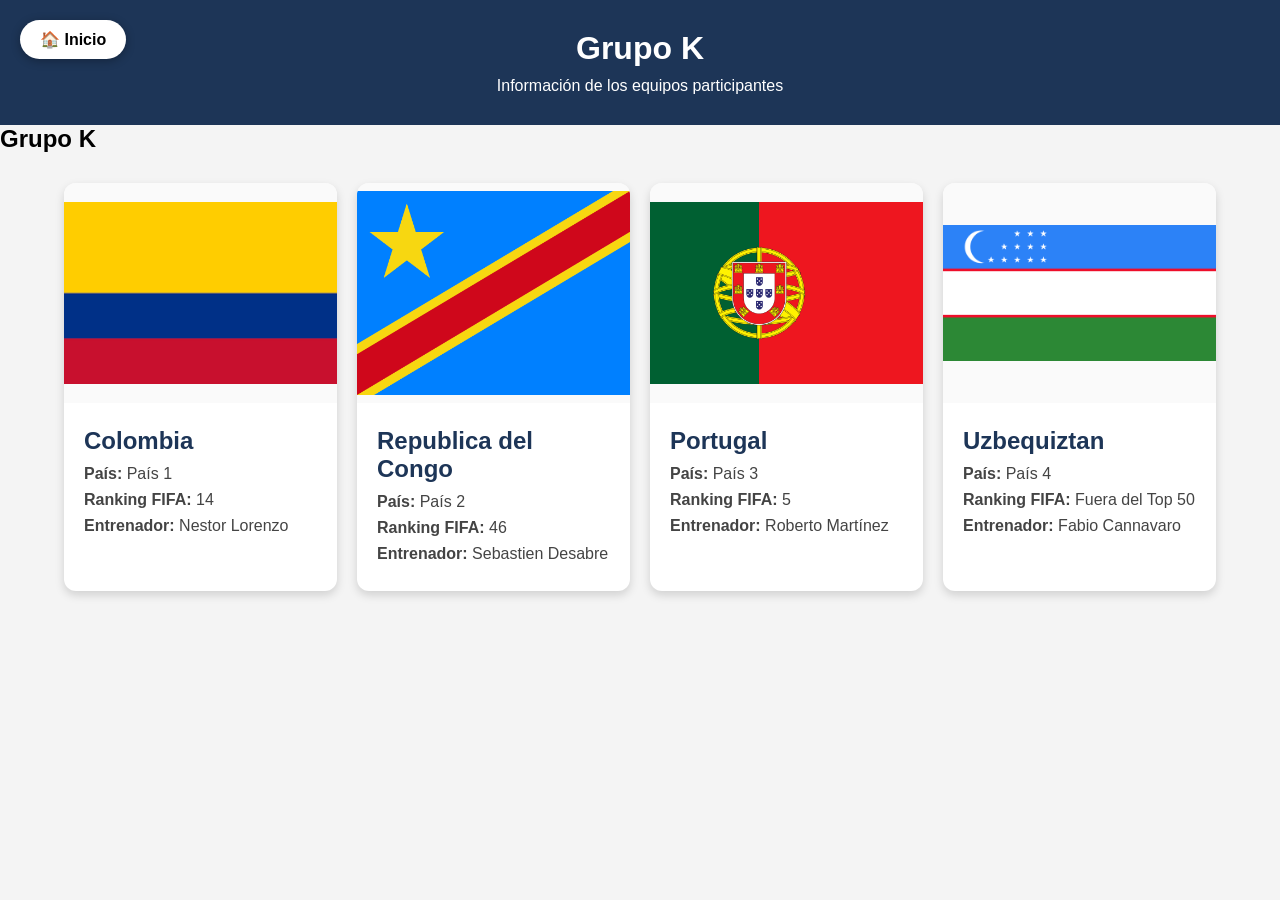
<file: grupoK.html>
<!DOCTYPE html>
<html lang="es">
<head>
    <meta charset="UTF-8">
    <meta name="viewport" content="width=device-width, initial-scale=1.0">
    <title>Grupo K - Mundial</title>

    <link rel="stylesheet" href="grupoK.css">
</head>
<body>
    
    <a href="fondoMundial.html" class="btn-regresar">
    🏠 Inicio
</a>

    <header>
        <h1>Grupo K</h1>
        <p>Información de los equipos participantes</p>
    </header>

    <main id="grupos">

    <section id="grupoK" class="grupo">
        <h2>Grupo K</h2>

        <div id="teams-container"></div>
    </section>

    </main>

    <script src="grupoK.js"></script>

</body>
</html>
</file>
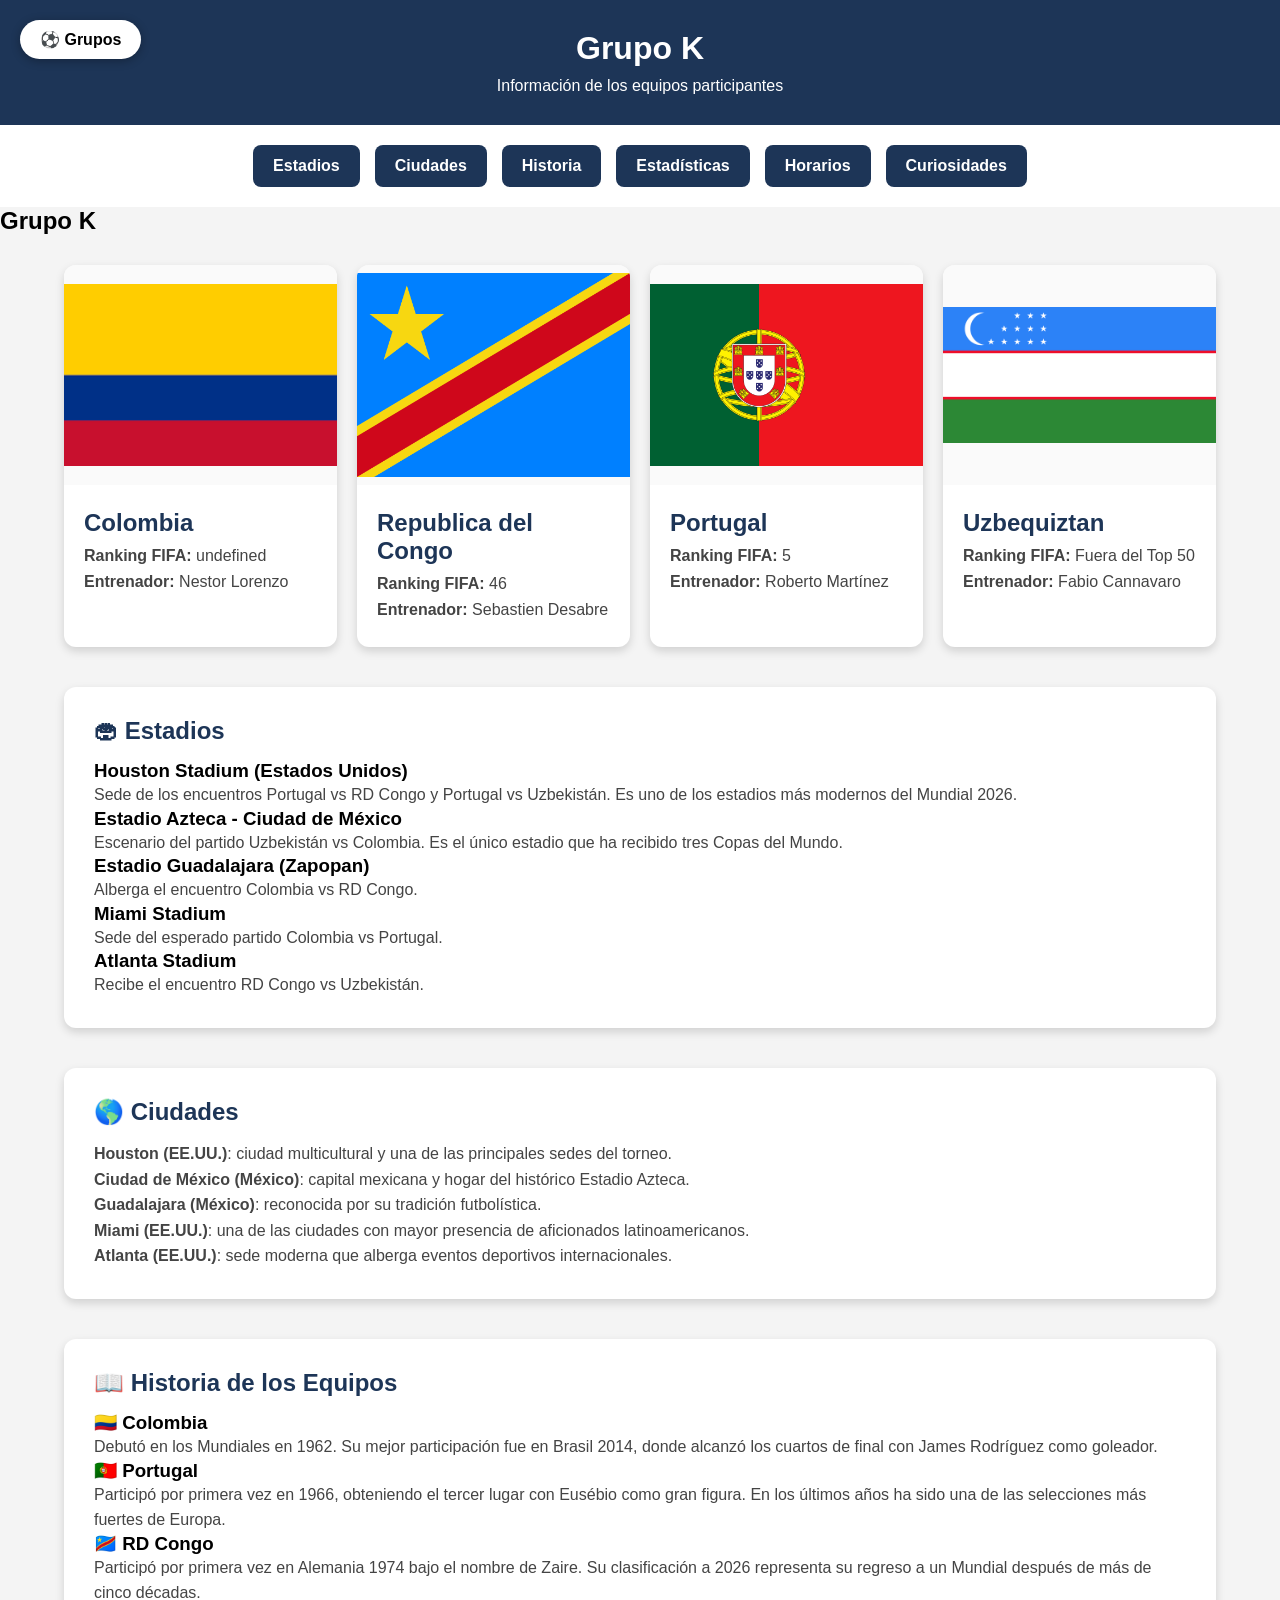
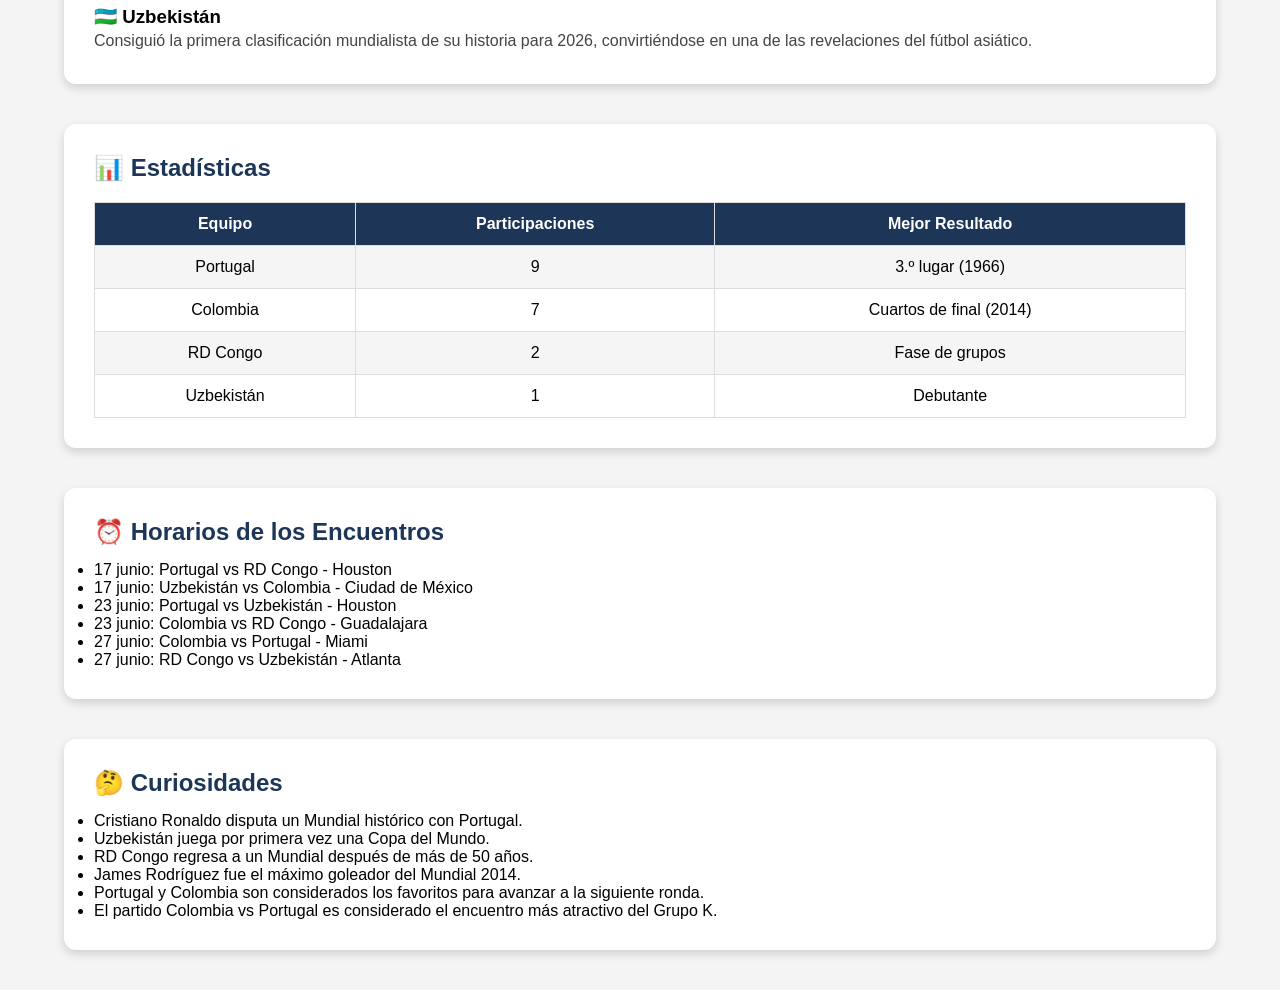
<file: grupoK/grupoK.html>
<!DOCTYPE html>
<html lang="es">
<head>
    <meta charset="UTF-8">
    <meta name="viewport" content="width=device-width, initial-scale=1.0">
    <title>Grupo K - Mundial</title>

    <link rel="stylesheet" href="grupoK.css">
</head>
<body>
    
    <a href="../Pagina Principal/fondoMundial.html" class="btn-regresar">
    ⚽ Grupos
    </a>

    <header>
        <h1>Grupo K</h1>
        <p>Información de los equipos participantes</p>
    </header>

    <nav class="menu-secciones">   
        <a href="#estadios">Estadios</a>
        <a href="#ciudades">Ciudades</a>
        <a href="#historia">Historia</a>
        <a href="#estadisticas">Estadísticas</a>
        <a href="#horarios">Horarios</a>
        <a href="#curiosidades">Curiosidades</a>
    </nav>

    <main id="grupos">

    <section id="grupoK" class="grupo">
        <h2>Grupo K</h2>

        <div id="teams-container"></div>
    </section>

    <section id="estadios" class="info-section">
        <h2>🏟 Estadios</h2>

        <h3>Houston Stadium (Estados Unidos)</h3>
        <p>
            Sede de los encuentros Portugal vs RD Congo y Portugal vs Uzbekistán.
            Es uno de los estadios más modernos del Mundial 2026.
        </p>

        <h3>Estadio Azteca - Ciudad de México</h3>
        <p>
            Escenario del partido Uzbekistán vs Colombia.
            Es el único estadio que ha recibido tres Copas del Mundo.
        </p>

        <h3>Estadio Guadalajara (Zapopan)</h3>
        <p>
            Alberga el encuentro Colombia vs RD Congo.
        </p>

        <h3>Miami Stadium</h3>
        <p>
            Sede del esperado partido Colombia vs Portugal.
        </p>

        <h3>Atlanta Stadium</h3>
        <p>
            Recibe el encuentro RD Congo vs Uzbekistán.
        </p>
    </section>

    <section id="ciudades" class="info-section">
        <h2>🌎 Ciudades</h2>

        <p><strong>Houston (EE.UU.)</strong>: ciudad multicultural y una de las principales sedes del torneo.</p>

        <p><strong>Ciudad de México (México)</strong>: capital mexicana y hogar del histórico Estadio Azteca.</p>

        <p><strong>Guadalajara (México)</strong>: reconocida por su tradición futbolística.</p>

        <p><strong>Miami (EE.UU.)</strong>: una de las ciudades con mayor presencia de aficionados latinoamericanos.</p>

        <p><strong>Atlanta (EE.UU.)</strong>: sede moderna que alberga eventos deportivos internacionales.</p>
    </section>

    <section id="historia" class="info-section">
        <h2>📖 Historia de los Equipos</h2>

        <h3>🇨🇴 Colombia</h3>
        <p>
            Debutó en los Mundiales en 1962.
            Su mejor participación fue en Brasil 2014,
            donde alcanzó los cuartos de final con James Rodríguez como goleador.
        </p>

        <h3>🇵🇹 Portugal</h3>
        <p>
            Participó por primera vez en 1966,
            obteniendo el tercer lugar con Eusébio como gran figura.
            En los últimos años ha sido una de las selecciones más fuertes de Europa.
        </p>

        <h3>🇨🇩 RD Congo</h3>
        <p>
            Participó por primera vez en Alemania 1974 bajo el nombre de Zaire.
            Su clasificación a 2026 representa su regreso a un Mundial después de más de cinco décadas.
        </p>

        <h3>🇺🇿 Uzbekistán</h3>
        <p>
            Consiguió la primera clasificación mundialista de su historia para 2026,
            convirtiéndose en una de las revelaciones del fútbol asiático.
        </p>
    </section>

    <section id="estadisticas" class="info-section">
        <h2>📊 Estadísticas</h2>

        <table class="tabla-estadisticas">
            <tr>
                <th>Equipo</th>
                <th>Participaciones</th>
                <th>Mejor Resultado</th>
            </tr>

            <tr>
                <td>Portugal</td>
                <td>9</td>
                <td>3.º lugar (1966)</td>
            </tr>

            <tr>
                <td>Colombia</td>
                <td>7</td>
                <td>Cuartos de final (2014)</td>
            </tr>

            <tr>
                <td>RD Congo</td>
                <td>2</td>
                <td>Fase de grupos</td>
            </tr>

            <tr>
                <td>Uzbekistán</td>
                <td>1</td>
                <td>Debutante</td>
            </tr>
        </table>
    </section>

    <section id="horarios" class="info-section">
        <h2>⏰ Horarios de los Encuentros</h2>

        <ul>
            <li>17 junio: Portugal vs RD Congo - Houston</li>
            <li>17 junio: Uzbekistán vs Colombia - Ciudad de México</li>
            <li>23 junio: Portugal vs Uzbekistán - Houston</li>
            <li>23 junio: Colombia vs RD Congo - Guadalajara</li>
            <li>27 junio: Colombia vs Portugal - Miami</li>
            <li>27 junio: RD Congo vs Uzbekistán - Atlanta</li>
        </ul>
    </section>

    <section id="curiosidades" class="info-section">
        <h2>🤔 Curiosidades</h2>

        <ul>
            <li>Cristiano Ronaldo disputa un Mundial histórico con Portugal.</li>

            <li>Uzbekistán juega por primera vez una Copa del Mundo.</li>

            <li>RD Congo regresa a un Mundial después de más de 50 años.</li>

            <li>James Rodríguez fue el máximo goleador del Mundial 2014.</li>

            <li>Portugal y Colombia son considerados los favoritos para avanzar a la siguiente ronda.</li>

            <li>El partido Colombia vs Portugal es considerado el encuentro más atractivo del Grupo K.</li>
        </ul>
    </section>


    </main>

    <script src="grupoK.js"></script>

</body>
</html>
</file>
<file: grupoK.css>
*{
    margin:0;
    padding:0;
    box-sizing:border-box;
    font-family: Arial, Helvetica, sans-serif;
}

.hero{
    height:100vh;

    background-image:
        linear-gradient(
            rgba(0,0,0,.5),
            rgba(0,0,0,.5)
        ),
        url('../img/fondo-mundial.jpg');

    background-size:cover;
    background-position:center;

    display:flex;
    justify-content:center;
    align-items:center;

    color:white;
    text-align:center;
}

html{
    scroll-behavior:smooth;
}

body{
    background:#f4f4f4;
}

header{
    background:#1d3557;
    color:white;
    text-align:center;
    padding:30px;
}

header h1{
    margin-bottom:10px;
}

#teams-container{
    width:90%;
    max-width:1200px;
    margin:30px auto;

    display:grid;
    grid-template-columns:repeat(auto-fit,minmax(250px,1fr));
    gap:20px;
}

.card{
    background:white;
    border-radius:12px;
    overflow:hidden;

    box-shadow:0 4px 10px rgba(0,0,0,.15);

    transition:.3s;
}

.card:hover{
    transform:translateY(-5px);
}

.card img{
    width:100%;
    height:220px;
    object-fit:contain;
    background:#fafafa;
}

.card-content{
    padding:20px;
}

.card h2{
    margin-bottom:10px;
    color:#1d3557;
}

.card p{
    margin-bottom:8px;
    color:#444;
}

.btn-regresar{
    position:fixed;
    top:20px;
    left:20px;

    background:white;
    color:black;

    padding:10px 20px;
    border-radius:25px;
    text-decoration:none;
    font-weight:bold;

    box-shadow:0 2px 10px rgba(0,0,0,.3);

    transition:0.3s;
}

.btn-regresar:hover{
    transform:scale(1.1);
}
</file>
<file: grupoK/grupoK.css>
*{
    margin:0;
    padding:0;
    box-sizing:border-box;
    font-family: Arial, Helvetica, sans-serif;
}

.hero{
    height:100vh;

    background-image:
        linear-gradient(
            rgba(0,0,0,.5),
            rgba(0,0,0,.5)
        ),
        url('../img/fondo-mundial.jpg');

    background-size:cover;
    background-position:center;

    display:flex;
    justify-content:center;
    align-items:center;

    color:white;
    text-align:center;
}

html{
    scroll-behavior:smooth;
}

body{
    background:#f4f4f4;
}

header{
    background:#1d3557;
    color:white;
    text-align:center;
    padding:30px;
}

header h1{
    margin-bottom:10px;
}

#teams-container{
    width:90%;
    max-width:1200px;
    margin:30px auto;

    display:grid;
    grid-template-columns:repeat(auto-fit,minmax(250px,1fr));
    gap:20px;
}

.card{
    background:white;
    border-radius:12px;
    overflow:hidden;

    box-shadow:0 4px 10px rgba(0,0,0,.15);

    transition:.3s;
}

.card:hover{
    transform:translateY(-5px);
}

.card img{
    width:100%;
    height:220px;
    object-fit:contain;
    background:#fafafa;
}

.card-content{
    padding:20px;
}

.card h2{
    margin-bottom:10px;
    color:#1d3557;
}

.card p{
    margin-bottom:8px;
    color:#444;
}

.btn-regresar{
    position:fixed;
    top:20px;
    left:20px;

    background:white;
    color:black;

    padding:10px 20px;
    border-radius:25px;
    text-decoration:none;
    font-weight:bold;

    box-shadow:0 2px 10px rgba(0,0,0,.3);

    transition:0.3s;
}

.btn-regresar:hover{
    transform:scale(1.1);
}

.menu-secciones{
    display:flex;
    justify-content:center;
    flex-wrap:wrap;
    gap:15px;
    padding:20px;
    background:white;
}

.menu-secciones a{
    text-decoration:none;
    background:#1d3557;
    color:white;
    padding:12px 20px;
    border-radius:8px;
    font-weight:bold;
    transition:.3s;
}

.menu-secciones a:hover{
    background:#457b9d;
    transform:translateY(-3px);
}

.info-section{
    width:90%;
    max-width:1200px;
    margin:40px auto;
    background:white;
    padding:30px;
    border-radius:12px;
    box-shadow:0 4px 10px rgba(0,0,0,.15);
}

.info-section h2{
    color:#1d3557;
    margin-bottom:15px;
}

.info-section p{
    color:#444;
    line-height:1.6;
}

.tabla-estadisticas{
    width:100%;
    border-collapse:collapse;
    margin-top:20px;
}

.tabla-estadisticas th,
.tabla-estadisticas td{
    border:1px solid #ddd;
    padding:12px;
    text-align:center;
}

.tabla-estadisticas th{
    background:#1d3557;
    color:white;
}

.tabla-estadisticas tr:nth-child(even){
    background:#f5f5f5;
}
</file>
